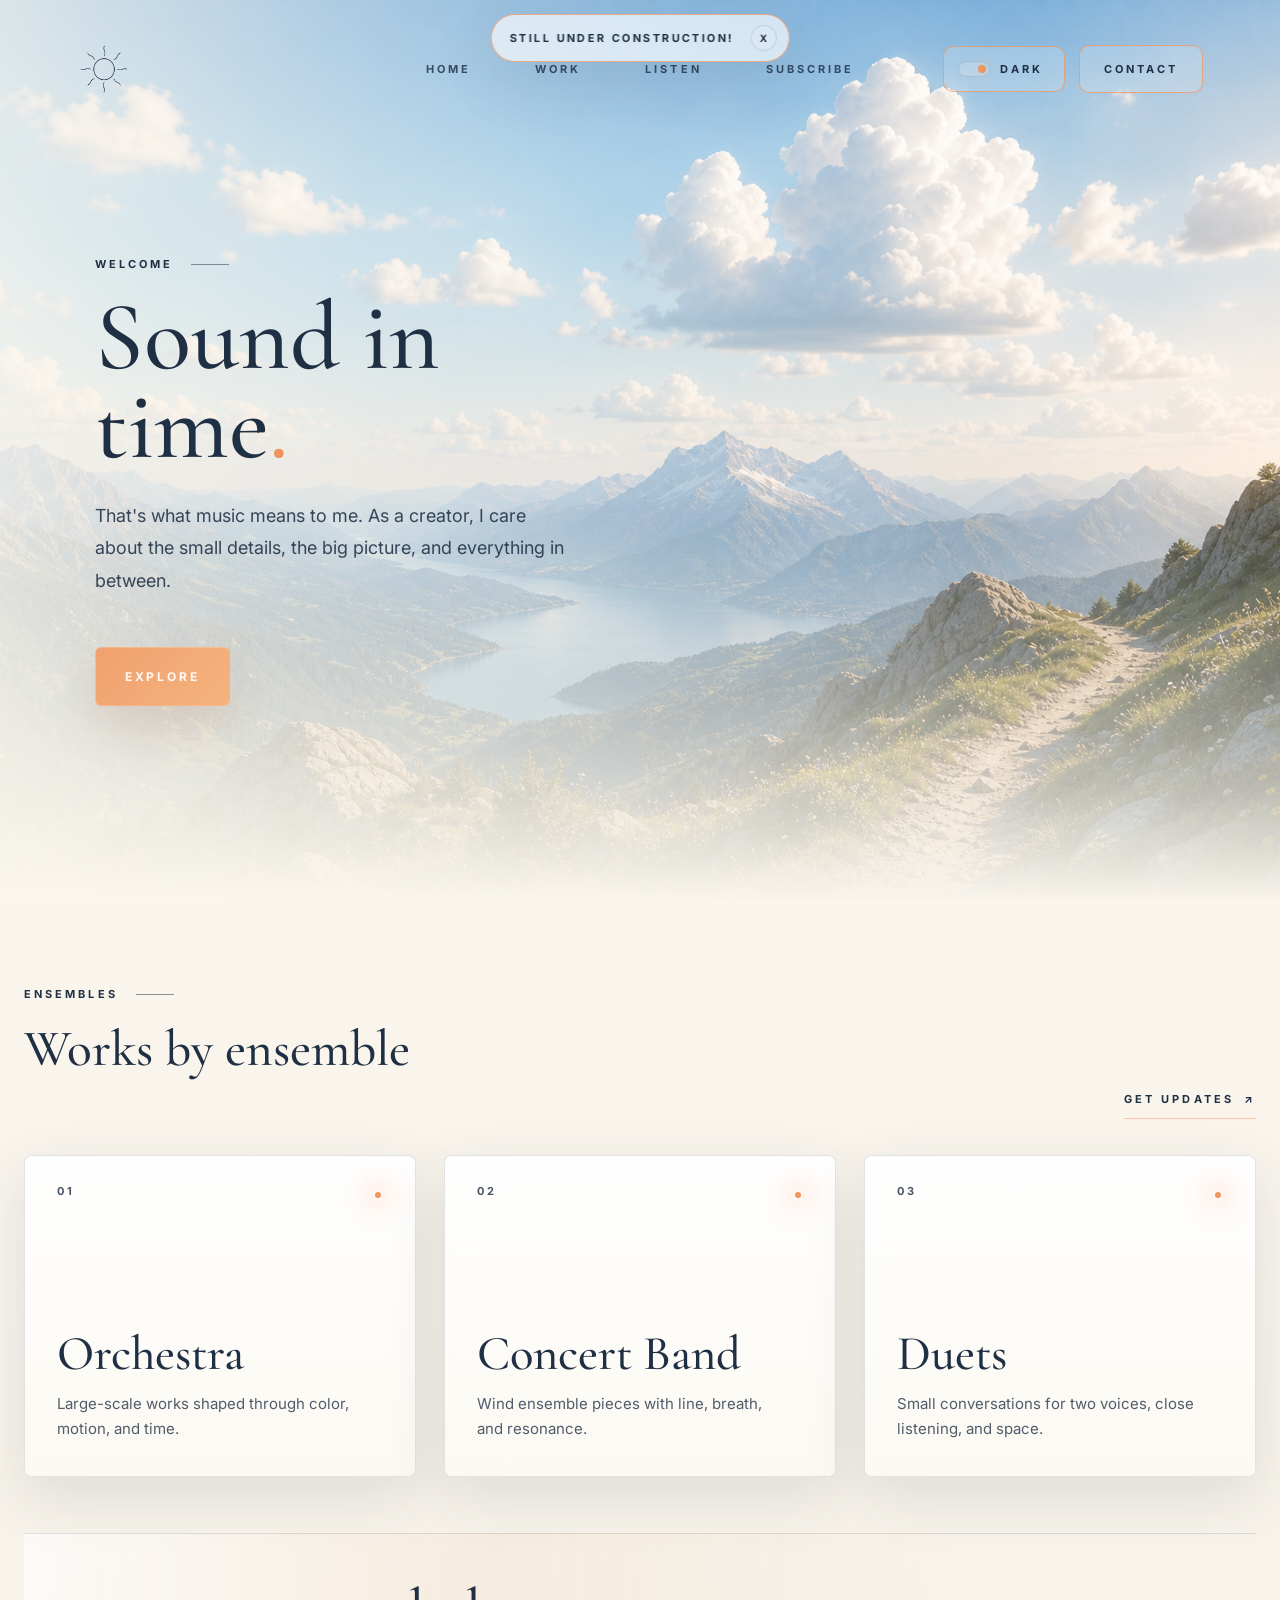
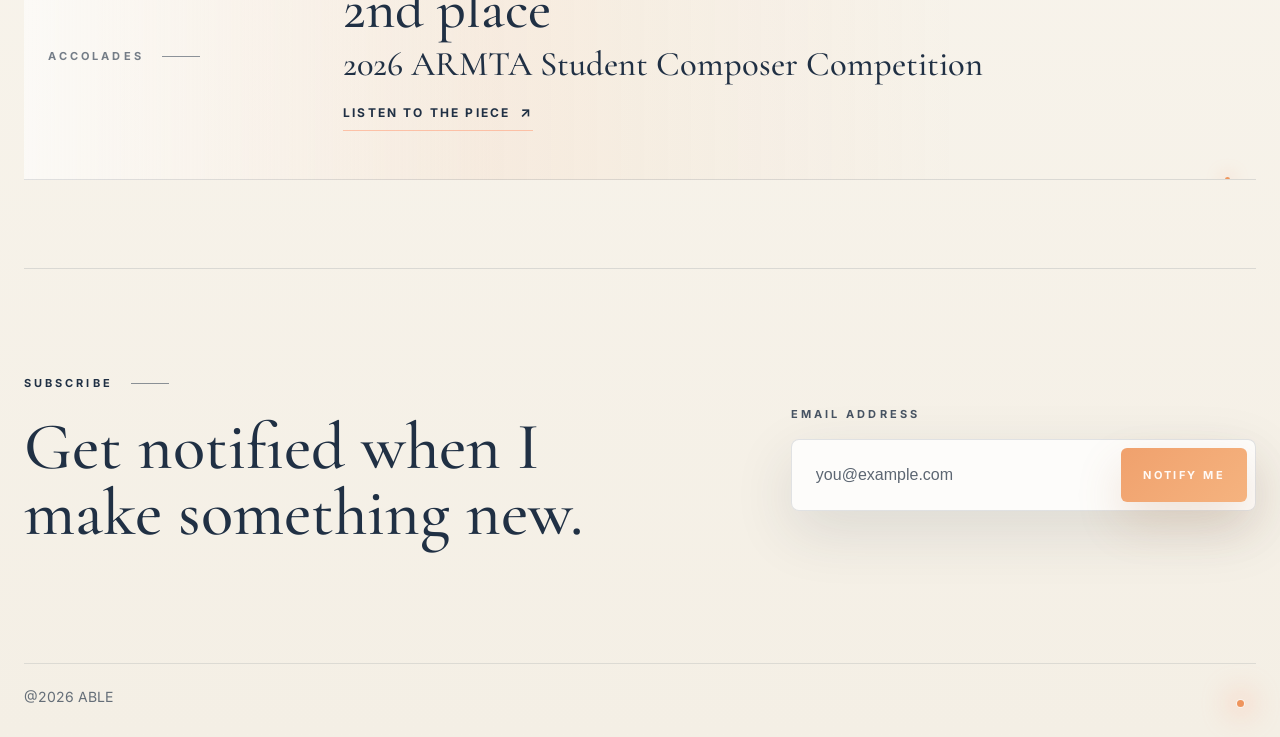
<file: index.html>
<!DOCTYPE html>
<html lang="en">
  <head>
    <meta charset="UTF-8" />
    <meta name="viewport" content="width=device-width, initial-scale=1.0" />
    <title>Able</title>
    <link rel="canonical" href="https://ablemusic.vercel.app/home" />
    <meta property="og:url" content="https://ablemusic.vercel.app/home" />
    <link rel="icon" type="image/png" href="assets/logos/av-sunburst-logo-refined-navy.png" />
    <link rel="apple-touch-icon" href="assets/logos/av-sunburst-logo-refined-navy.png" />
    <link rel="preconnect" href="https://fonts.googleapis.com" />
    <link rel="preconnect" href="https://fonts.gstatic.com" crossorigin />
    <link
      href="https://fonts.googleapis.com/css2?family=Cormorant+Garamond:wght@400;500;600&family=Inter:wght@400;500;600;700&display=swap"
      rel="stylesheet"
    />
    <link rel="stylesheet" href="styles.css" />
  </head>
  <body data-theme="light">
    <div class="construction-notice" role="status" aria-live="polite">
      <span>Still under construction!</span>
      <button class="construction-close" type="button" aria-label="Close construction notice">X</button>
    </div>

    <header class="site-header" aria-label="Primary">
      <a class="brand" href="home" aria-label="Able home">
        <img
          class="brand-mark theme-image"
          src="assets/logos/av-sunburst-logo-refined-navy.png"
          data-dark-src="assets/logos/av-sunburst-logo-refined-cream.png"
          data-light-src="assets/logos/av-sunburst-logo-refined-navy.png"
          alt=""
        />
      </a>
      <nav class="main-nav" aria-label="Main navigation">
        <a href="home">Home</a>
        <a href="home#ensembles">Work</a>
        <a href="home#accolades-title">Listen</a>
        <a href="home#subscribe">Subscribe</a>
      </nav>
      <div class="header-actions">
        <button class="theme-toggle" type="button" aria-label="Switch to dark mode" aria-pressed="true">
          <span class="toggle-track" aria-hidden="true"><span class="toggle-thumb"></span></span>
          <span class="theme-toggle-text">Dark</span>
        </button>
        <a class="outline-button" href="contact">Contact</a>
      </div>
    </header>

    <main>
      <section class="hero" aria-label="Intro">
        <img
          class="hero-image theme-image"
          src="assets/hero-light.png"
          data-dark-src="assets/hero-lake.png"
          data-light-src="assets/hero-light.png"
          alt="Mountain landscape with lake and sky"
        />
        <div class="hero-shade"></div>
        <div class="hero-content">
          <p class="eyebrow">Welcome</p>
          <h1>Sound in<br /><span class="nowrap">time<span>.</span></span></h1>
          <p class="intro">
            That's what music means to me. As a creator, I care about the small
            details, the big picture, and everything in between.
          </p>
          <div class="hero-actions">
            <a class="primary-button" href="home#ensembles">Explore</a>
          </div>
        </div>
      </section>

      <section class="work-section" id="ensembles">
        <div class="section-heading">
          <div>
            <p class="eyebrow">Ensembles</p>
            <h2>Works by ensemble</h2>
          </div>
          <a class="text-link" href="home#subscribe">Get Updates <span aria-hidden="true">&nearr;</span></a>
        </div>

        <div class="project-grid">
          <article class="project-card ensemble-card">
            <div class="project-info">
              <span>01</span>
              <h3>Orchestra</h3>
              <p>Large-scale works shaped through color, motion, and time.</p>
            </div>
          </article>

          <article class="project-card ensemble-card">
            <div class="project-info">
              <span>02</span>
              <h3>Concert Band</h3>
              <p>Wind ensemble pieces with line, breath, and resonance.</p>
            </div>
          </article>

          <article class="project-card ensemble-card">
            <div class="project-info">
              <span>03</span>
              <h3>Duets</h3>
              <p>Small conversations for two voices, close listening, and space.</p>
            </div>
          </article>
        </div>
      </section>

      <section class="accolades-section" aria-labelledby="accolades-title">
        <div class="accolade-card">
          <p class="eyebrow">Accolades</p>
          <div class="accolade-copy">
            <p class="accolade-rank">2nd place</p>
            <h2 id="accolades-title">2026 ARMTA Student Composer Competition</h2>
            <a class="piece-link" href="listen" data-protected-listen>Listen to the piece</a>
          </div>
        </div>
      </section>
    </main>

    <footer class="site-footer subscription-section" id="subscribe">
      <div class="subscription-copy">
        <p class="eyebrow">Subscribe</p>
        <h2>Get notified when I make something new.</h2>
      </div>
      <form
        class="subscription-form"
        action="https://formsubmit.co/ablecomposing@outlook.com"
        data-email-form
        data-ajax-action="https://formsubmit.co/ajax/ablecomposing@outlook.com"
        data-success-message="Thanks. You're on the list."
        data-error-message="Something went wrong. Please email ablecomposing@outlook.com."
        method="post"
        aria-label="Email subscription"
      >
        <input type="hidden" name="_subject" value="New Able notification signup" />
        <input type="hidden" name="_template" value="table" />
        <input type="hidden" name="_captcha" value="false" />
        <input type="hidden" name="_next" value="https://ablemusic.vercel.app/thanks" />
        <input type="hidden" name="form_name" value="Email notification signup" />
        <input class="form-honey" type="text" name="_honey" tabindex="-1" autocomplete="off" aria-hidden="true" />
        <label for="subscriber-email">Email address</label>
        <div class="email-field">
          <input
            id="subscriber-email"
            name="email"
            type="email"
            autocomplete="email"
            placeholder="you@example.com"
            required
          />
          <button type="submit">Notify Me</button>
        </div>
        <p class="form-status" role="status" aria-live="polite"></p>
      </form>
      <p class="copyright">@2026 ABLE</p>
    </footer>

    <script src="site.js?v=piece-access"></script>
  </body>
</html>
</file>
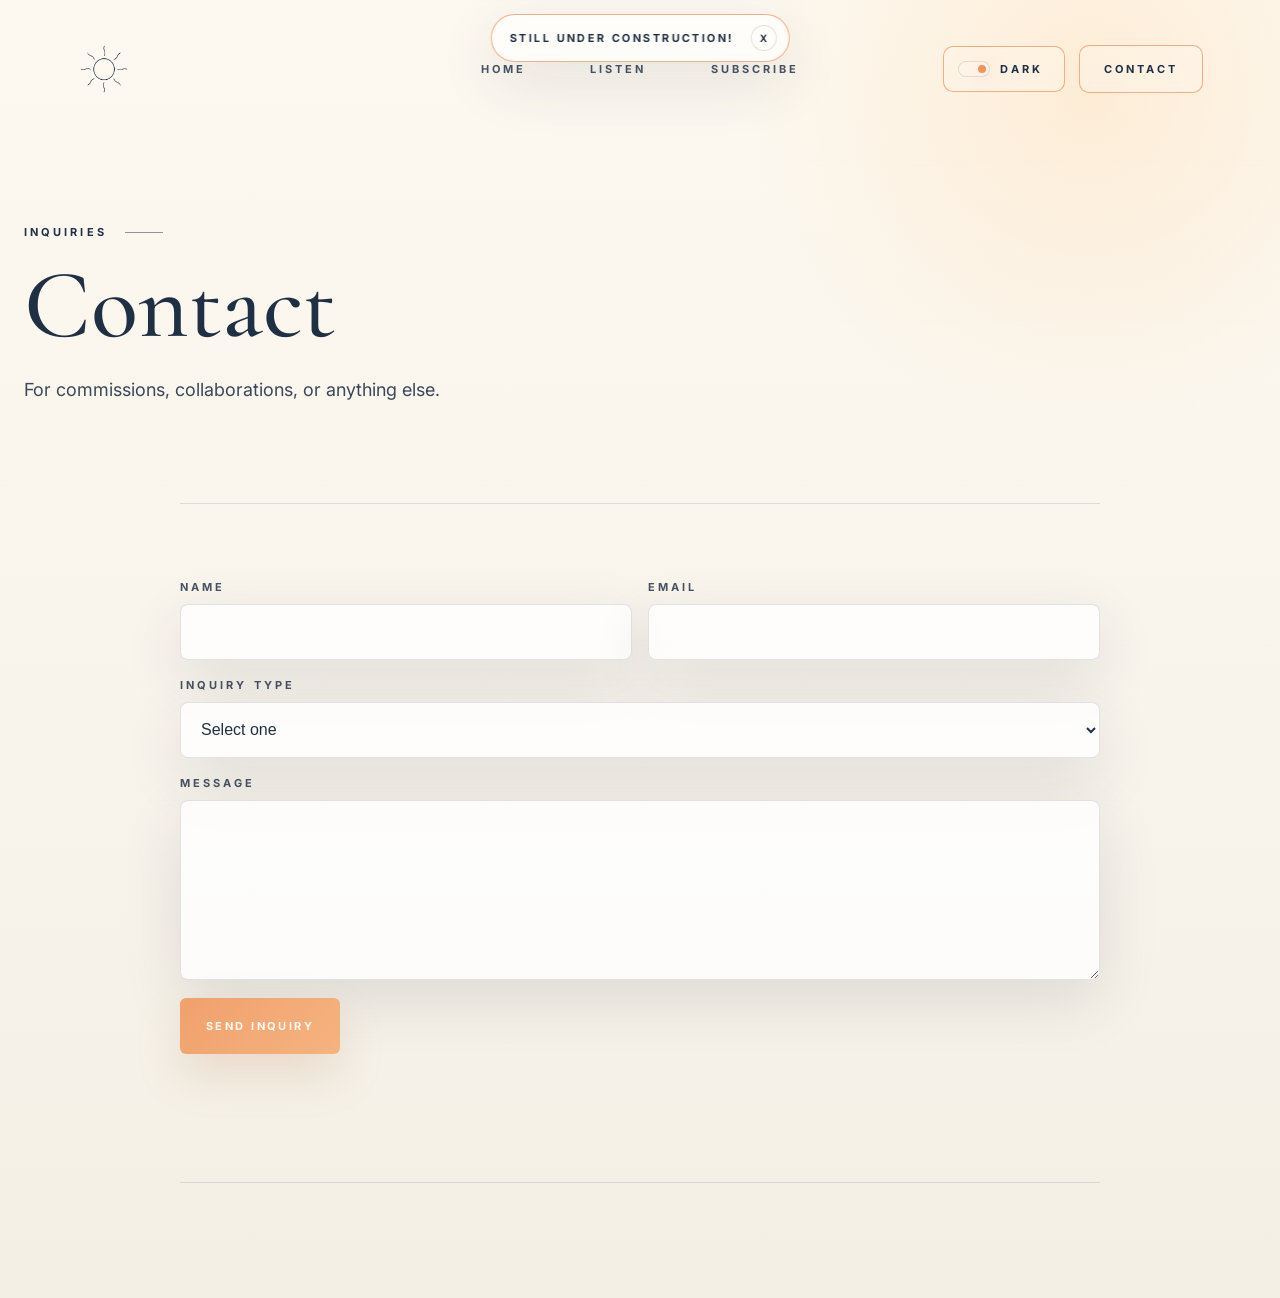
<file: contact.html>
<!DOCTYPE html>
<html lang="en">
  <head>
    <meta charset="UTF-8" />
    <meta name="viewport" content="width=device-width, initial-scale=1.0" />
    <title>Contact | Able</title>
    <link rel="canonical" href="https://ablemusic.vercel.app/contact" />
    <meta property="og:url" content="https://ablemusic.vercel.app/contact" />
    <link rel="icon" type="image/png" href="assets/logos/av-sunburst-logo-refined-navy.png" />
    <link rel="apple-touch-icon" href="assets/logos/av-sunburst-logo-refined-navy.png" />
    <link rel="preconnect" href="https://fonts.googleapis.com" />
    <link rel="preconnect" href="https://fonts.gstatic.com" crossorigin />
    <link
      href="https://fonts.googleapis.com/css2?family=Cormorant+Garamond:wght@400;500;600&family=Inter:wght@400;500;600;700&display=swap"
      rel="stylesheet"
    />
    <link rel="stylesheet" href="styles.css?v=20260617-header-scroll" />
  </head>
  <body class="contact-page" data-theme="light">
    <div class="construction-notice" role="status" aria-live="polite">
      <span>Still under construction!</span>
      <button class="construction-close" type="button" aria-label="Close construction notice">X</button>
    </div>

    <header class="site-header" aria-label="Primary">
      <a class="brand" href="home" aria-label="Able home">
        <img
          class="brand-mark theme-image"
          src="assets/logos/av-sunburst-logo-refined-navy.png"
          data-dark-src="assets/logos/av-sunburst-logo-refined-cream.png"
          data-light-src="assets/logos/av-sunburst-logo-refined-navy.png"
          alt=""
        />
      </a>
      <nav class="main-nav" aria-label="Main navigation">
        <a href="home">Home</a>
        <a href="https://on.soundcloud.com/iNALvs6xsLyuDGT5rb">Listen</a>
        <a href="home#subscribe">Subscribe</a>
      </nav>
      <div class="header-actions">
        <button class="theme-toggle" type="button" aria-label="Switch to dark mode" aria-pressed="true">
          <span class="toggle-track" aria-hidden="true"><span class="toggle-thumb"></span></span>
          <span class="theme-toggle-text">Dark</span>
        </button>
        <a class="outline-button" href="contact" aria-current="page">Contact</a>
      </div>
    </header>

    <main class="contact-main">
      <section class="contact-hero" aria-labelledby="contact-title">
        <p class="eyebrow">Inquiries</p>
        <h1 id="contact-title">Contact</h1>
        <p class="intro">
          For commissions, collaborations, or anything else.
        </p>
      </section>

      <section class="contact-shell" aria-label="Inquiry form">
        <form
          class="inquiry-form"
          action="https://formsubmit.co/ablecomposing@outlook.com"
          data-email-form
          data-ajax-action="https://formsubmit.co/ajax/ablecomposing@outlook.com"
          data-success-message="Sent. Thank you."
          data-error-message="Something went wrong. Please email ablecomposing@outlook.com."
          method="post"
        >
          <input type="hidden" name="_subject" value="New Able inquiry" />
          <input type="hidden" name="_template" value="table" />
          <input type="hidden" name="_captcha" value="false" />
          <input type="hidden" name="_next" value="https://ablemusic.vercel.app/thanks" />
          <input type="hidden" name="form_name" value="Contact inquiry" />
          <input class="form-honey" type="text" name="_honey" tabindex="-1" autocomplete="off" aria-hidden="true" />
          <div class="form-grid">
            <label>
              <span>Name</span>
              <input name="name" type="text" autocomplete="name" required />
            </label>
            <label>
              <span>Email</span>
              <input name="email" type="email" autocomplete="email" required />
            </label>
          </div>
          <label>
            <span>Inquiry type</span>
            <select name="inquiry" required>
              <option value="">Select one</option>
              <option>Commission</option>
              <option>Programming</option>
              <option>Collaboration</option>
              <option>General</option>
            </select>
          </label>
          <label>
            <span>Message</span>
            <textarea name="message" rows="7" required></textarea>
          </label>
          <button type="submit">Send Inquiry</button>
          <p class="form-status" role="status" aria-live="polite"></p>
        </form>
      </section>
    </main>

    <script src="site.js?v=piece-access"></script>
  </body>
</html>
</file>
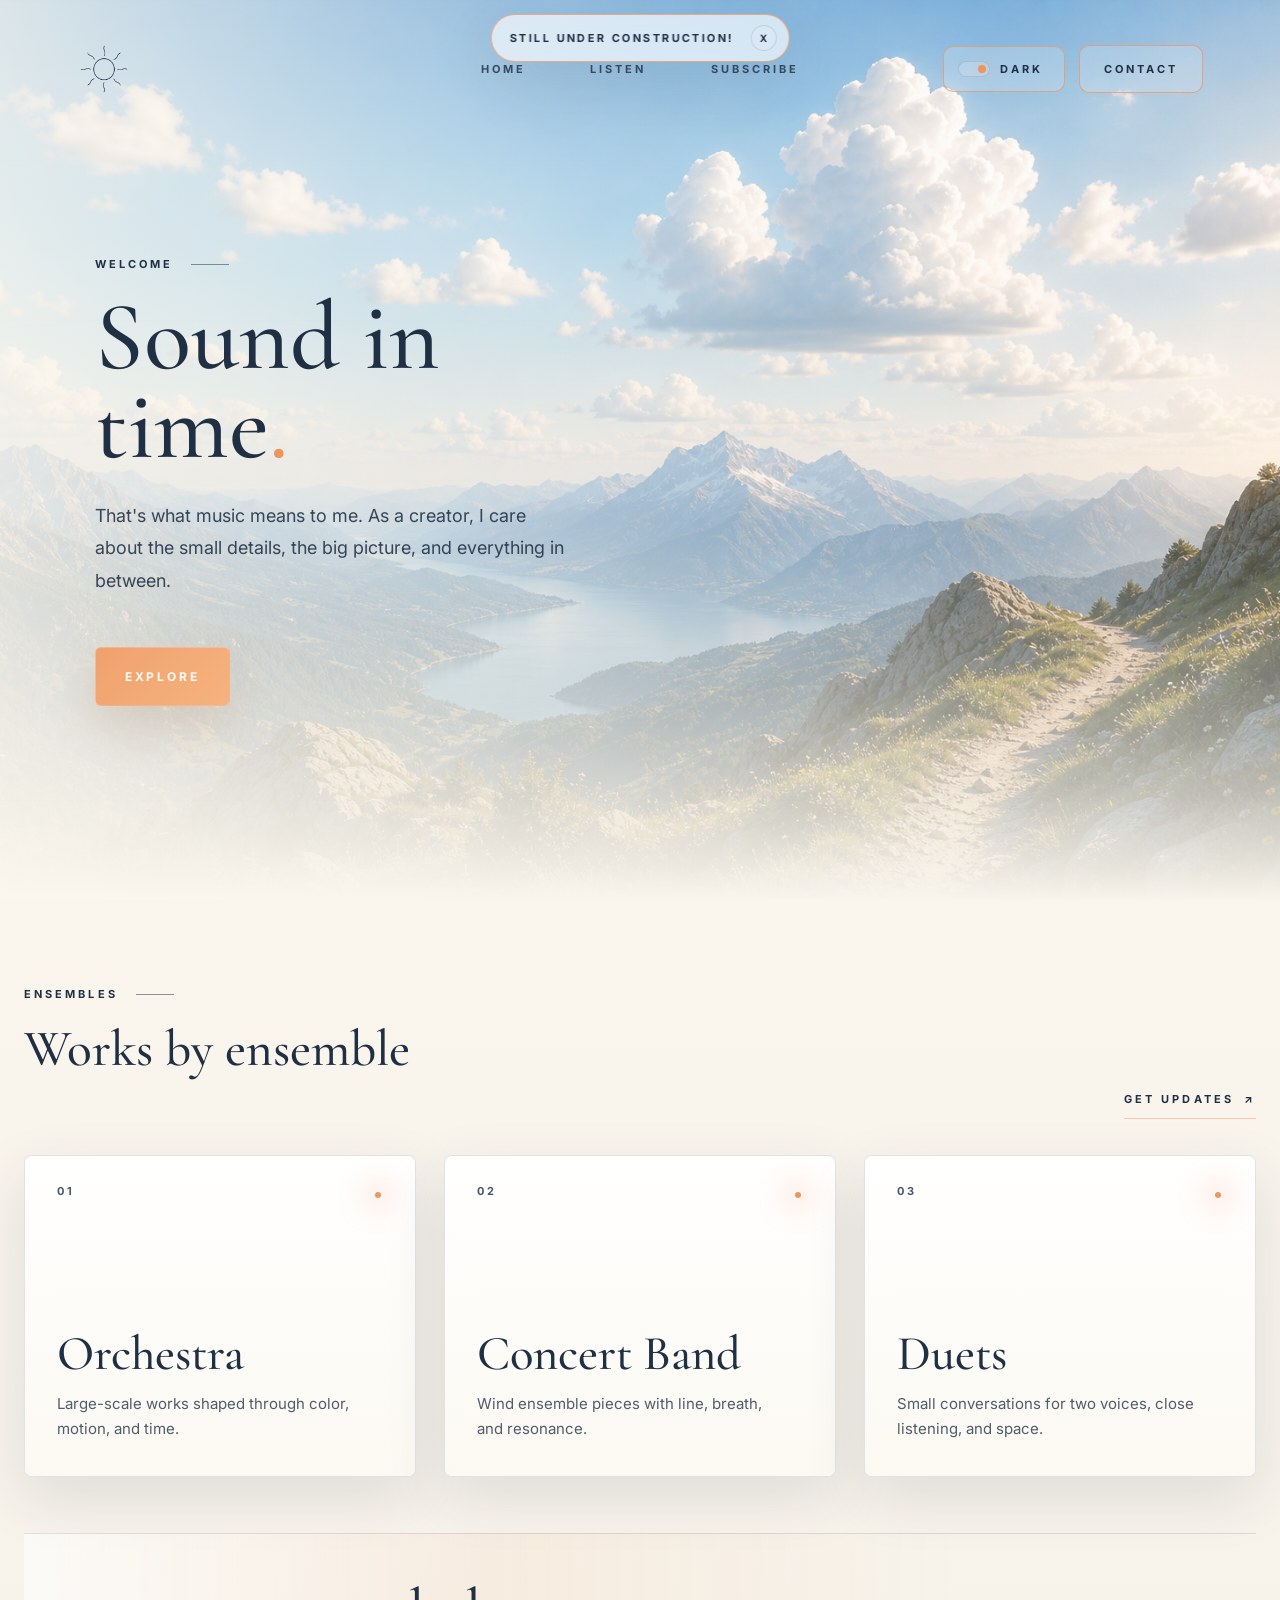
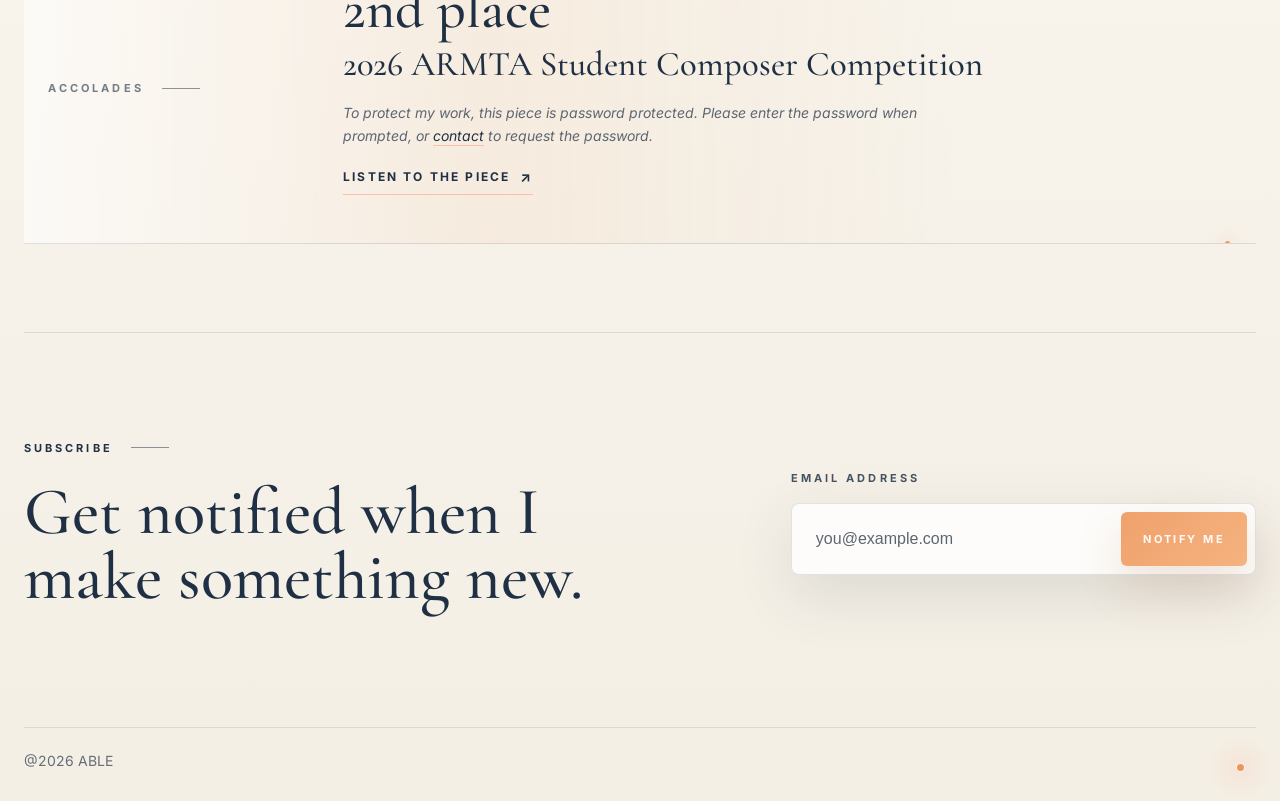
<file: home.html>
<!DOCTYPE html>
<html lang="en">
  <head>
    <meta charset="UTF-8" />
    <meta name="viewport" content="width=device-width, initial-scale=1.0" />
    <title>Able</title>
    <link rel="canonical" href="https://ablemusic.vercel.app/home" />
    <meta property="og:url" content="https://ablemusic.vercel.app/home" />
    <link rel="icon" type="image/png" href="assets/logos/av-sunburst-logo-refined-navy.png" />
    <link rel="apple-touch-icon" href="assets/logos/av-sunburst-logo-refined-navy.png" />
    <link rel="preconnect" href="https://fonts.googleapis.com" />
    <link rel="preconnect" href="https://fonts.gstatic.com" crossorigin />
    <link
      href="https://fonts.googleapis.com/css2?family=Cormorant+Garamond:wght@400;500;600&family=Inter:wght@400;500;600;700&display=swap"
      rel="stylesheet"
    />
    <link rel="stylesheet" href="styles.css?v=20260617-header-scroll" />
  </head>
  <body data-theme="light">
    <div class="construction-notice" role="status" aria-live="polite">
      <span>Still under construction!</span>
      <button class="construction-close" type="button" aria-label="Close construction notice">X</button>
    </div>

    <header class="site-header" aria-label="Primary">
      <a class="brand" href="home" aria-label="Able home">
        <img
          class="brand-mark theme-image"
          src="assets/logos/av-sunburst-logo-refined-navy.png"
          data-dark-src="assets/logos/av-sunburst-logo-refined-cream.png"
          data-light-src="assets/logos/av-sunburst-logo-refined-navy.png"
          alt=""
        />
      </a>
      <nav class="main-nav" aria-label="Main navigation">
        <a href="home">Home</a>
        <a href="https://on.soundcloud.com/iNALvs6xsLyuDGT5rb">Listen</a>
        <a href="home#subscribe">Subscribe</a>
      </nav>
      <div class="header-actions">
        <button class="theme-toggle" type="button" aria-label="Switch to dark mode" aria-pressed="true">
          <span class="toggle-track" aria-hidden="true"><span class="toggle-thumb"></span></span>
          <span class="theme-toggle-text">Dark</span>
        </button>
        <a class="outline-button" href="contact">Contact</a>
      </div>
    </header>

    <main>
      <section class="hero" aria-label="Intro">
        <img
          class="hero-image theme-image"
          src="assets/hero-light.png"
          data-dark-src="assets/hero-lake.png"
          data-light-src="assets/hero-light.png"
          alt="Mountain landscape with lake and sky"
        />
        <div class="hero-shade"></div>
        <div class="hero-content">
          <p class="eyebrow">Welcome</p>
          <h1>Sound in<br /><span class="nowrap">time<span>.</span></span></h1>
          <p class="intro">
            That's what music means to me. As a creator, I care about the small
            details, the big picture, and everything in between.
          </p>
          <div class="hero-actions">
            <a class="primary-button" href="home#ensembles">Explore</a>
          </div>
        </div>
      </section>

      <section class="work-section" id="ensembles">
        <div class="section-heading">
          <div>
            <p class="eyebrow">Ensembles</p>
            <h2>Works by ensemble</h2>
          </div>
          <a class="text-link" href="home#subscribe">Get Updates <span aria-hidden="true">&nearr;</span></a>
        </div>

        <div class="project-grid">
          <article class="project-card ensemble-card">
            <div class="project-info">
              <span>01</span>
              <h3>Orchestra</h3>
              <p>Large-scale works shaped through color, motion, and time.</p>
            </div>
          </article>

          <article class="project-card ensemble-card">
            <div class="project-info">
              <span>02</span>
              <h3>Concert Band</h3>
              <p>Wind ensemble pieces with line, breath, and resonance.</p>
            </div>
          </article>

          <article class="project-card ensemble-card">
            <div class="project-info">
              <span>03</span>
              <h3>Duets</h3>
              <p>Small conversations for two voices, close listening, and space.</p>
            </div>
          </article>
        </div>
      </section>

      <section class="accolades-section" aria-labelledby="accolades-title">
        <div class="accolade-card">
          <p class="eyebrow">Accolades</p>
          <div class="accolade-copy">
            <p class="accolade-rank">2nd place</p>
            <h2 id="accolades-title">2026 ARMTA Student Composer Competition</h2>
            <p class="piece-note">
              To protect my work, this piece is password protected. Please enter the password when prompted, or
              <a href="contact">contact</a> to request the password.
            </p>
            <a class="piece-link" href="listen" data-protected-listen>Listen to the piece</a>
          </div>
        </div>
      </section>
    </main>

    <footer class="site-footer subscription-section" id="subscribe">
      <div class="subscription-copy">
        <p class="eyebrow">Subscribe</p>
        <h2>Get notified when I make something new.</h2>
      </div>
      <form
        class="subscription-form"
        action="https://formsubmit.co/ablecomposing@outlook.com"
        data-email-form
        data-ajax-action="https://formsubmit.co/ajax/ablecomposing@outlook.com"
        data-success-message="Thanks. You're on the list."
        data-error-message="Something went wrong. Please email ablecomposing@outlook.com."
        method="post"
        aria-label="Email subscription"
      >
        <input type="hidden" name="_subject" value="New Able notification signup" />
        <input type="hidden" name="_template" value="table" />
        <input type="hidden" name="_captcha" value="false" />
        <input type="hidden" name="_next" value="https://ablemusic.vercel.app/thanks" />
        <input type="hidden" name="form_name" value="Email notification signup" />
        <input class="form-honey" type="text" name="_honey" tabindex="-1" autocomplete="off" aria-hidden="true" />
        <label for="subscriber-email">Email address</label>
        <div class="email-field">
          <input
            id="subscriber-email"
            name="email"
            type="email"
            autocomplete="email"
            placeholder="you@example.com"
            required
          />
          <button type="submit">Notify Me</button>
        </div>
        <p class="form-status" role="status" aria-live="polite"></p>
      </form>
      <p class="copyright">@2026 ABLE</p>
    </footer>

    <script src="site.js?v=piece-access"></script>
  </body>
</html>
</file>
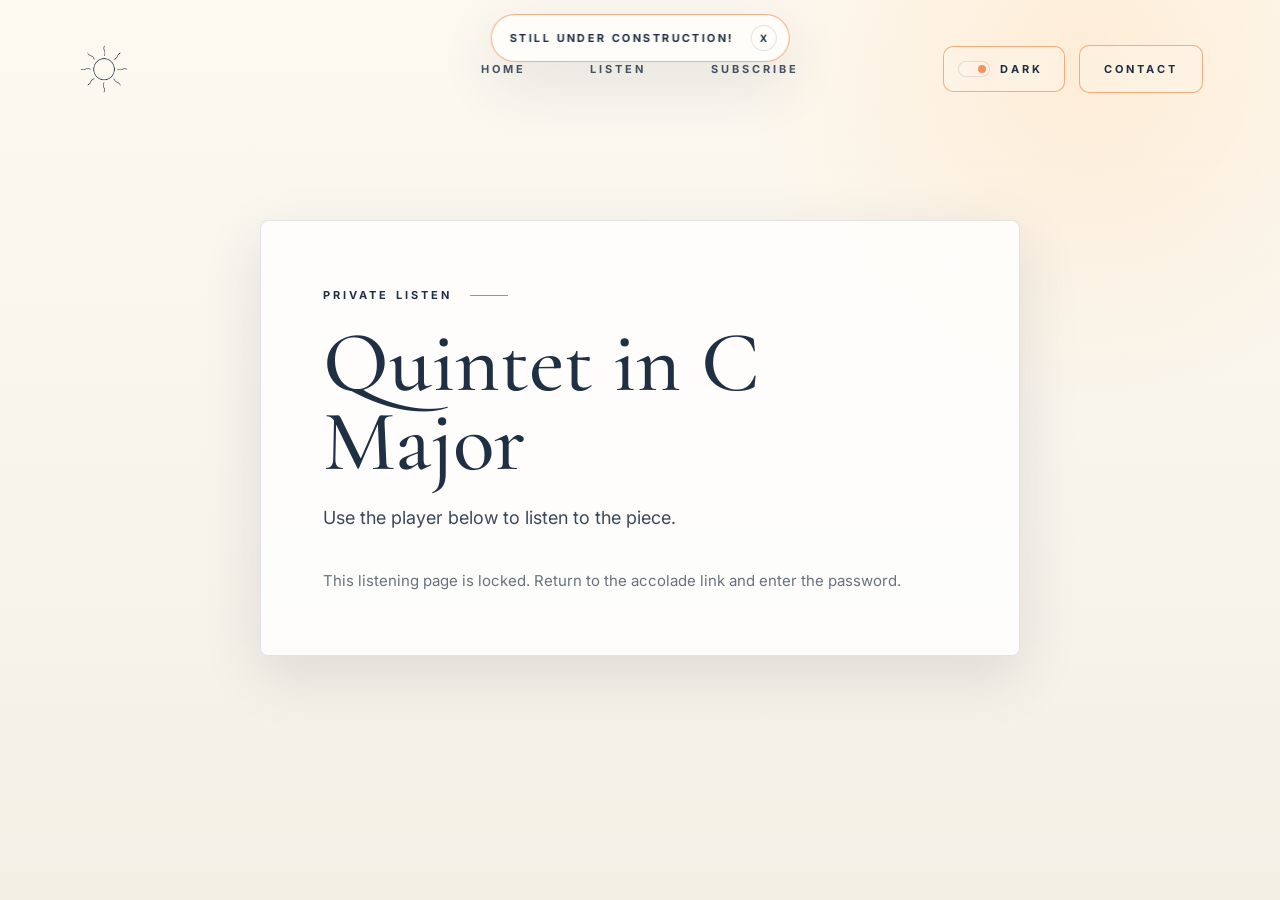
<file: listen.html>
<!DOCTYPE html>
<html lang="en">
  <head>
    <meta charset="UTF-8" />
    <meta name="viewport" content="width=device-width, initial-scale=1.0" />
    <title>Listen | Able</title>
    <link rel="canonical" href="https://ablemusic.vercel.app/listen" />
    <meta property="og:url" content="https://ablemusic.vercel.app/listen" />
    <link rel="icon" type="image/png" href="assets/logos/av-sunburst-logo-refined-navy.png" />
    <link rel="apple-touch-icon" href="assets/logos/av-sunburst-logo-refined-navy.png" />
    <link rel="preconnect" href="https://fonts.googleapis.com" />
    <link rel="preconnect" href="https://fonts.gstatic.com" crossorigin />
    <link
      href="https://fonts.googleapis.com/css2?family=Cormorant+Garamond:wght@400;500;600&family=Inter:wght@400;500;600;700&display=swap"
      rel="stylesheet"
    />
    <link rel="stylesheet" href="styles.css?v=20260617-header-scroll" />
  </head>
  <body class="contact-page" data-theme="light">
    <div class="construction-notice" role="status" aria-live="polite">
      <span>Still under construction!</span>
      <button class="construction-close" type="button" aria-label="Close construction notice">X</button>
    </div>

    <header class="site-header" aria-label="Primary">
      <a class="brand" href="home" aria-label="Able home">
        <img
          class="brand-mark theme-image"
          src="assets/logos/av-sunburst-logo-refined-navy.png"
          data-dark-src="assets/logos/av-sunburst-logo-refined-cream.png"
          data-light-src="assets/logos/av-sunburst-logo-refined-navy.png"
          alt=""
        />
      </a>
      <nav class="main-nav" aria-label="Main navigation">
        <a href="home">Home</a>
        <a href="https://on.soundcloud.com/iNALvs6xsLyuDGT5rb">Listen</a>
        <a href="home#subscribe">Subscribe</a>
      </nav>
      <div class="header-actions">
        <button class="theme-toggle" type="button" aria-label="Switch to dark mode" aria-pressed="true">
          <span class="toggle-track" aria-hidden="true"><span class="toggle-thumb"></span></span>
          <span class="theme-toggle-text">Dark</span>
        </button>
        <a class="outline-button" href="contact">Contact</a>
      </div>
    </header>

    <main class="contact-main">
      <section class="listen-shell" aria-labelledby="listen-title">
        <div class="listen-card">
          <p class="eyebrow">Private Listen</p>
          <h1 id="listen-title">Quintet in C Major</h1>
          <p class="intro">Use the player below to listen to the piece.</p>
          <p class="locked-message" data-locked-message>
            This listening page is locked. Return to the accolade link and enter the password.
          </p>
          <audio class="audio-player" controls preload="metadata" hidden data-protected-audio></audio>
        </div>
      </section>
    </main>

    <script src="site.js?v=piece-access"></script>
    <script src="listen.js?v=piece-access"></script>
  </body>
</html>
</file>
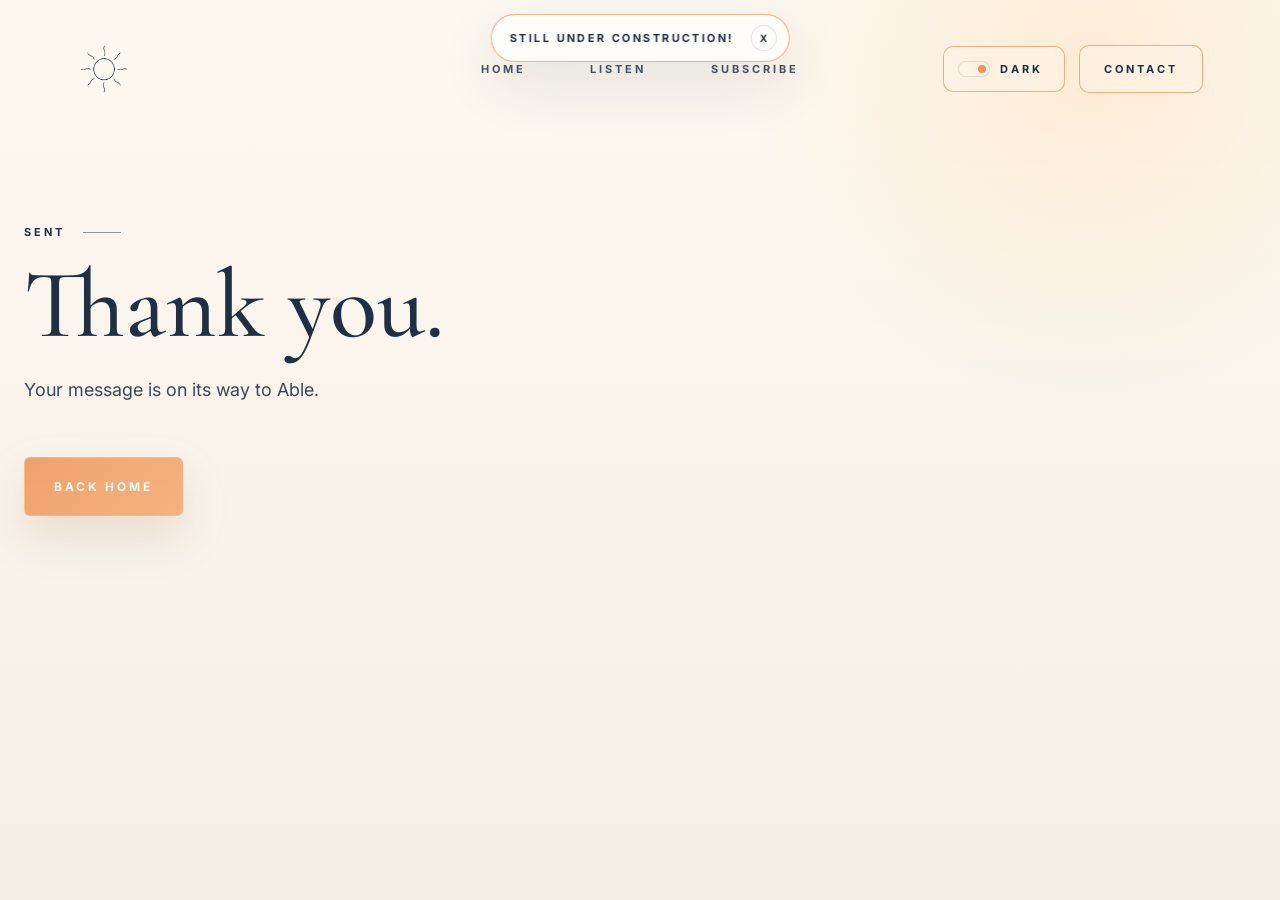
<file: thanks.html>
<!DOCTYPE html>
<html lang="en">
  <head>
    <meta charset="UTF-8" />
    <meta name="viewport" content="width=device-width, initial-scale=1.0" />
    <title>Thanks | Able</title>
    <link rel="canonical" href="https://ablemusic.vercel.app/thanks" />
    <meta property="og:url" content="https://ablemusic.vercel.app/thanks" />
    <link rel="icon" type="image/png" href="assets/logos/av-sunburst-logo-refined-navy.png" />
    <link rel="apple-touch-icon" href="assets/logos/av-sunburst-logo-refined-navy.png" />
    <link rel="preconnect" href="https://fonts.googleapis.com" />
    <link rel="preconnect" href="https://fonts.gstatic.com" crossorigin />
    <link
      href="https://fonts.googleapis.com/css2?family=Cormorant+Garamond:wght@400;500;600&family=Inter:wght@400;500;600;700&display=swap"
      rel="stylesheet"
    />
    <link rel="stylesheet" href="styles.css?v=20260617-header-scroll" />
  </head>
  <body class="contact-page" data-theme="light">
    <div class="construction-notice" role="status" aria-live="polite">
      <span>Still under construction!</span>
      <button class="construction-close" type="button" aria-label="Close construction notice">X</button>
    </div>

    <header class="site-header" aria-label="Primary">
      <a class="brand" href="home" aria-label="Able home">
        <img
          class="brand-mark theme-image"
          src="assets/logos/av-sunburst-logo-refined-navy.png"
          data-dark-src="assets/logos/av-sunburst-logo-refined-cream.png"
          data-light-src="assets/logos/av-sunburst-logo-refined-navy.png"
          alt=""
        />
      </a>
      <nav class="main-nav" aria-label="Main navigation">
        <a href="home">Home</a>
        <a href="https://on.soundcloud.com/iNALvs6xsLyuDGT5rb">Listen</a>
        <a href="home#subscribe">Subscribe</a>
      </nav>
      <div class="header-actions">
        <button class="theme-toggle" type="button" aria-label="Switch to dark mode" aria-pressed="true">
          <span class="toggle-track" aria-hidden="true"><span class="toggle-thumb"></span></span>
          <span class="theme-toggle-text">Dark</span>
        </button>
        <a class="outline-button" href="contact">Contact</a>
      </div>
    </header>

    <main class="contact-main thank-you-main">
      <section class="contact-hero thank-you-hero" aria-labelledby="thanks-title">
        <p class="eyebrow">Sent</p>
        <h1 id="thanks-title">Thank you.</h1>
        <p class="intro">Your message is on its way to Able.</p>
        <div class="hero-actions">
          <a class="primary-button" href="home">Back Home</a>
        </div>
      </section>
    </main>

    <script src="site.js?v=piece-access"></script>
  </body>
</html>
</file>
<file: styles.css>
:root {
  --ink: #f7eee9;
  --muted: #c7cad8;
  --soft: rgba(247, 238, 233, 0.66);
  --line: rgba(247, 238, 233, 0.18);
  --peach: #ffae8d;
  --font-display: "Cormorant Garamond", Georgia, serif;
  --font-body: "Inter", Arial, sans-serif;

  --page-bg:
    radial-gradient(circle at 83% 16%, rgba(255, 174, 141, 0.18), transparent 28rem),
    linear-gradient(180deg, #061124 0%, #0d2442 48%, #243f62 100%);
  --grain-opacity: 0.2;
  --grain-line-a: rgba(255, 255, 255, 0.05);
  --grain-line-b: rgba(255, 255, 255, 0.035);
  --grain-blend: screen;
  --nav-link: rgba(247, 238, 233, 0.84);
  --outline-border: rgba(255, 174, 141, 0.48);
  --outline-bg: rgba(255, 255, 255, 0.03);
  --hero-shade:
    linear-gradient(90deg, rgba(5, 14, 29, 0.9) 0%, rgba(8, 19, 37, 0.54) 42%, rgba(10, 18, 35, 0.28) 100%),
    linear-gradient(180deg, rgba(4, 11, 23, 0.1) 0%, rgba(5, 13, 27, 0.24) 53%, #102644 100%);
  --hero-rule: linear-gradient(90deg, transparent, rgba(247, 238, 233, 0.42), transparent);
  --eyebrow-rule: rgba(247, 238, 233, 0.5);
  --intro: rgba(247, 238, 233, 0.86);
  --button-bg: linear-gradient(135deg, rgba(172, 156, 205, 0.74), rgba(255, 174, 141, 0.95));
  --button-shadow: 0 22px 52px rgba(255, 126, 94, 0.18);
  --card-bg: rgba(20, 45, 78, 0.5);
  --card-shadow: 0 26px 80px rgba(0, 0, 0, 0.18);
  --accolade-sheen: linear-gradient(90deg, rgba(247, 238, 233, 0.045), rgba(255, 174, 141, 0.035), transparent 72%);
  --project-info-bg: linear-gradient(180deg, rgba(37, 62, 96, 0.58), rgba(27, 48, 82, 0.72));
  --project-number: rgba(247, 238, 233, 0.82);
  --body-copy: rgba(247, 238, 233, 0.74);
  --image-shadow: 0 28px 80px rgba(0, 0, 0, 0.22);
  --footer-heading: rgba(247, 238, 233, 0.82);
  --footer-text: rgba(247, 238, 233, 0.68);
  --footer-line: rgba(247, 238, 233, 0.12);
}

body[data-theme="light"] {
  --ink: #203044;
  --muted: #5c6672;
  --soft: rgba(32, 48, 68, 0.62);
  --line: rgba(32, 48, 68, 0.13);
  --peach: #ee955d;
  --page-bg:
    radial-gradient(circle at 85% 7%, rgba(255, 223, 184, 0.46), transparent 22rem),
    linear-gradient(180deg, #fdf9f1 0%, #f8f4ec 58%, #f4efe5 100%);
  --grain-opacity: 0.16;
  --grain-line-a: rgba(32, 48, 68, 0.035);
  --grain-line-b: rgba(32, 48, 68, 0.025);
  --grain-blend: multiply;
  --nav-link: rgba(32, 48, 68, 0.82);
  --outline-border: rgba(238, 149, 93, 0.74);
  --outline-bg: rgba(255, 255, 255, 0.18);
  --hero-shade:
    linear-gradient(90deg, rgba(252, 248, 239, 0.82) 0%, rgba(252, 248, 239, 0.45) 36%, rgba(252, 248, 239, 0.06) 78%),
    linear-gradient(180deg, rgba(255, 255, 255, 0) 0%, rgba(249, 245, 237, 0.08) 58%, #f8f4ec 100%);
  --hero-rule: linear-gradient(90deg, transparent, rgba(32, 48, 68, 0.2), rgba(238, 149, 93, 0.4));
  --eyebrow-rule: rgba(32, 48, 68, 0.5);
  --intro: rgba(32, 48, 68, 0.88);
  --button-bg: linear-gradient(135deg, #f0a16d, #f5b37f);
  --button-shadow: 0 20px 46px rgba(172, 111, 66, 0.18);
  --card-bg: rgba(255, 255, 255, 0.78);
  --card-shadow: 0 20px 60px rgba(41, 52, 63, 0.12);
  --accolade-sheen: linear-gradient(90deg, rgba(255, 255, 255, 0.58), rgba(238, 149, 93, 0.08), transparent 76%);
  --project-info-bg: linear-gradient(180deg, rgba(255, 255, 255, 0.86), rgba(252, 249, 242, 0.96));
  --project-number: rgba(32, 48, 68, 0.82);
  --body-copy: rgba(32, 48, 68, 0.78);
  --image-shadow: 0 24px 70px rgba(41, 52, 63, 0.15);
  --footer-heading: rgba(32, 48, 68, 0.82);
  --footer-text: rgba(32, 48, 68, 0.68);
  --footer-line: rgba(32, 48, 68, 0.11);
}

* {
  box-sizing: border-box;
}

html {
  scroll-behavior: smooth;
}

body {
  margin: 0;
  color: var(--ink);
  font-family: var(--font-body);
  background: var(--page-bg);
  transition: color 240ms ease, background 240ms ease;
}

body::before {
  position: fixed;
  inset: 0;
  z-index: 5;
  pointer-events: none;
  content: "";
  opacity: var(--grain-opacity);
  background-image:
    linear-gradient(var(--grain-line-a) 1px, transparent 1px),
    linear-gradient(90deg, var(--grain-line-b) 1px, transparent 1px);
  background-size: 160px 160px;
  mix-blend-mode: var(--grain-blend);
}

a {
  color: inherit;
  text-decoration: none;
}

button {
  font: inherit;
}

img {
  display: block;
  max-width: 100%;
}

.theme-image {
  transition: opacity 220ms ease;
}

body.is-theme-switching .theme-image {
  opacity: 0.82;
}

.construction-notice {
  position: absolute;
  top: 14px;
  left: 50%;
  z-index: 40;
  display: inline-flex;
  align-items: center;
  gap: 16px;
  max-width: calc(100% - 32px);
  padding: 10px 12px 10px 18px;
  color: var(--ink);
  font-size: 11px;
  font-weight: 700;
  letter-spacing: 0.22em;
  text-transform: uppercase;
  border: 1px solid var(--outline-border);
  border-radius: 999px;
  background: var(--card-bg);
  background: color-mix(in srgb, var(--card-bg) 82%, transparent);
  box-shadow: var(--card-shadow);
  backdrop-filter: blur(18px);
  transform: translateX(-50%);
}

.construction-notice.is-hidden {
  display: none;
}

.construction-close {
  display: inline-grid;
  place-items: center;
  width: 26px;
  height: 26px;
  flex: 0 0 auto;
  color: var(--ink);
  font-size: 10px;
  font-weight: 700;
  line-height: 1;
  border: 1px solid var(--line);
  border-radius: 999px;
  background: rgba(255, 255, 255, 0.08);
  cursor: pointer;
}

.site-header {
  position: absolute;
  top: 0;
  right: 0;
  left: 0;
  z-index: 20;
  display: grid;
  grid-template-columns: 1fr auto 1fr;
  align-items: center;
  width: 100%;
  padding: 42px clamp(24px, 6vw, 96px);
}

.brand {
  display: inline-flex;
  align-items: center;
  justify-content: center;
  justify-self: start;
  width: 54px;
  height: 54px;
  color: var(--ink);
}

.brand-mark {
  display: block;
  width: 54px;
  height: 54px;
  object-fit: contain;
  overflow: visible;
}

.main-nav {
  display: flex;
  justify-content: center;
  gap: clamp(28px, 5vw, 72px);
}

.main-nav a,
.outline-button,
.theme-toggle,
.text-link,
.eyebrow,
.project-info span,
.subscription-form label,
.inquiry-form span {
  font-size: 11px;
  font-weight: 700;
  letter-spacing: 0.28em;
  text-transform: uppercase;
}

.main-nav a {
  color: var(--nav-link);
}

.header-actions {
  display: flex;
  align-items: center;
  justify-self: end;
  justify-content: end;
  gap: 14px;
}

.outline-button,
.theme-toggle {
  min-height: 46px;
  color: var(--ink);
  border: 1px solid var(--outline-border);
  border-radius: 10px;
  background: var(--outline-bg);
}

.outline-button {
  min-width: 122px;
  padding: 16px 24px;
  text-align: center;
}

.theme-toggle {
  display: inline-flex;
  align-items: center;
  gap: 10px;
  min-width: 122px;
  padding: 10px 14px;
  cursor: pointer;
}

.theme-toggle:disabled {
  cursor: progress;
  opacity: 0.74;
}

.toggle-track {
  position: relative;
  width: 32px;
  height: 16px;
  flex: 0 0 auto;
  border: 1px solid var(--line);
  border-radius: 999px;
  background: rgba(255, 255, 255, 0.18);
}

.toggle-thumb {
  position: absolute;
  top: 3px;
  left: 3px;
  width: 8px;
  height: 8px;
  border-radius: 999px;
  background: var(--peach);
  box-shadow: 0 0 18px rgba(255, 174, 141, 0.7);
  transition: transform 180ms ease;
}

body[data-theme="light"] .toggle-thumb {
  transform: translateX(16px);
}

.hero {
  position: relative;
  min-height: 100vh;
  overflow: hidden;
  isolation: isolate;
}

.hero-image,
.hero-shade {
  position: absolute;
  inset: 0;
  width: 100%;
  height: 100%;
}

.hero-image {
  z-index: -3;
  object-fit: cover;
  object-position: center;
}

.hero-shade {
  z-index: -2;
  background: var(--hero-shade);
}

.hero-content {
  width: min(820px, calc(100% - 48px));
  padding: 28vh 0 0 clamp(24px, 7.4vw, 116px);
}

.eyebrow {
  position: relative;
  display: inline-flex;
  align-items: center;
  gap: 18px;
  margin: 0 0 22px;
  color: var(--ink);
}

.eyebrow::after {
  display: block;
  width: 38px;
  height: 1px;
  content: "";
  background: var(--eyebrow-rule);
}

h1,
h2,
h3,
p {
  margin-top: 0;
}

h1 {
  max-width: 820px;
  margin-bottom: 28px;
  font-family: var(--font-display);
  font-size: clamp(72px, 7.6vw, 118px);
  font-weight: 500;
  line-height: 0.92;
}

h1 span,
em {
  color: var(--peach);
  font-style: italic;
}

h1 .nowrap {
  color: inherit;
  font-style: normal;
  white-space: nowrap;
}

h1 .nowrap span {
  color: var(--peach);
  font-style: normal;
}

.intro {
  max-width: 476px;
  margin-bottom: 50px;
  color: var(--intro);
  font-size: 18px;
  line-height: 1.8;
}

.hero-actions {
  display: flex;
  align-items: center;
  gap: 38px;
  flex-wrap: wrap;
}

.primary-button {
  display: inline-flex;
  align-items: center;
  gap: 10px;
  padding: 21px 29px;
  color: #fffaf6;
  font-size: 12px;
  font-weight: 700;
  letter-spacing: 0.24em;
  text-transform: uppercase;
  border: 1px solid rgba(255, 255, 255, 0.16);
  border-radius: 6px;
  background: var(--button-bg);
  box-shadow: var(--button-shadow);
}

.text-link {
  display: inline-flex;
  align-items: center;
  gap: 10px;
  padding-bottom: 12px;
  color: var(--ink);
  border-bottom: 1px solid rgba(255, 174, 141, 0.7);
}

.work-section,
.accolades-section,
.site-footer {
  width: min(100% - 48px, 1380px);
  margin: 0 auto;
}

.work-section {
  padding: 82px 0 56px;
}

.section-heading {
  display: flex;
  align-items: end;
  justify-content: space-between;
  gap: 32px;
  margin-bottom: 36px;
}

.section-heading h2,
.subscription-copy h2 {
  color: var(--ink);
  font-family: var(--font-display);
  font-size: clamp(40px, 4vw, 60px);
  font-weight: 500;
  line-height: 1.04;
}

.project-grid {
  display: grid;
  grid-template-columns: repeat(3, 1fr);
  gap: 28px;
}

.project-card {
  position: relative;
  overflow: hidden;
  border: 1px solid var(--line);
  border-radius: 8px;
  background: var(--card-bg);
  box-shadow: var(--card-shadow);
}

.project-card img {
  width: 100%;
  aspect-ratio: 1.7;
  object-fit: cover;
  transition: opacity 180ms ease;
}

.project-info {
  position: relative;
  min-height: 124px;
  padding: 18px 28px 25px;
  background: var(--project-info-bg);
}

.project-info span {
  display: block;
  margin-bottom: 16px;
  color: var(--project-number);
}

.project-info h3 {
  margin-bottom: 7px;
  color: var(--ink);
  font-size: 21px;
  font-weight: 500;
}

.project-info p {
  margin: 0;
  color: var(--muted);
  font-size: 14px;
}

.ensemble-card {
  min-height: 320px;
}

.ensemble-card::before {
  position: absolute;
  inset: 72px 32px auto;
  height: 74px;
  pointer-events: none;
  content: "";
  opacity: 0.32;
  background: repeating-linear-gradient(
    to bottom,
    transparent 0,
    transparent 14px,
    var(--line) 15px,
    transparent 16px
  );
}

.ensemble-card::after,
.site-footer::after {
  position: absolute;
  content: "";
  border-radius: 50%;
  background: var(--peach);
  box-shadow: 0 0 0 1px rgba(255, 255, 255, 0.5), 0 0 28px 8px rgba(255, 174, 141, 0.45);
}

.ensemble-card::after {
  top: 36px;
  right: 34px;
  width: 6px;
  height: 6px;
}

.ensemble-card .project-info {
  min-height: 320px;
  display: flex;
  flex-direction: column;
  justify-content: flex-end;
  padding: 28px 32px 34px;
}

.ensemble-card .project-info span,
.ensemble-card .project-info h3,
.ensemble-card .project-info p {
  position: relative;
  z-index: 1;
}

.ensemble-card .project-info span {
  margin-bottom: auto;
}

.ensemble-card .project-info h3 {
  max-width: 300px;
  margin-bottom: 14px;
  font-family: var(--font-display);
  font-size: clamp(34px, 3.8vw, 54px);
  line-height: 1;
}

.ensemble-card .project-info p {
  max-width: 310px;
  color: var(--body-copy);
  font-size: 15px;
  line-height: 1.65;
}

.accolades-section {
  padding: 0 0 88px;
}

.accolade-card {
  position: relative;
  overflow: hidden;
  display: grid;
  grid-template-columns: minmax(150px, 0.26fr) minmax(0, 1fr);
  align-items: center;
  gap: clamp(26px, 5vw, 72px);
  padding: clamp(30px, 4.2vw, 48px) clamp(0px, 2vw, 24px);
  border-top: 1px solid var(--line);
  border-bottom: 1px solid var(--line);
  background: var(--accolade-sheen);
}

.accolade-card::before {
  position: absolute;
  right: clamp(8px, 2vw, 28px);
  bottom: -3px;
  width: 5px;
  height: 5px;
  border-radius: 50%;
  content: "";
  background: var(--peach);
  box-shadow: 0 0 16px 4px rgba(255, 174, 141, 0.25);
}

.accolade-card .eyebrow {
  margin: 0;
  color: var(--soft);
}

.accolade-copy {
  max-width: 760px;
  padding-right: 40px;
}

.accolade-rank {
  margin: 0 0 8px;
  color: var(--ink);
  font-family: var(--font-display);
  font-size: clamp(38px, 4.4vw, 66px);
  font-weight: 500;
  line-height: 0.98;
}

.accolade-card h2 {
  max-width: 760px;
  margin: 0;
  color: var(--ink);
  font-family: var(--font-display);
  font-size: clamp(26px, 2.7vw, 40px);
  font-weight: 500;
  line-height: 1.1;
}

.piece-note {
  max-width: 620px;
  margin: 18px 0 0;
  color: var(--muted);
  font-size: 14px;
  font-style: italic;
  line-height: 1.65;
}

.piece-note a {
  color: var(--ink);
  text-decoration: underline;
  text-decoration-color: rgba(255, 174, 141, 0.7);
  text-underline-offset: 4px;
}

.piece-link {
  display: inline-flex;
  align-items: center;
  gap: 10px;
  margin-top: 22px;
  padding-bottom: 10px;
  color: var(--ink);
  font-size: 12px;
  font-weight: 700;
  letter-spacing: 0.18em;
  text-transform: uppercase;
  border-bottom: 1px solid rgba(255, 174, 141, 0.7);
}

.piece-link::after {
  content: "\2197";
  font-size: 14px;
  line-height: 1;
}

.site-footer {
  position: relative;
  display: grid;
  grid-template-columns: minmax(0, 1fr) minmax(360px, 0.7fr);
  align-items: end;
  gap: clamp(42px, 8vw, 120px);
  padding: clamp(64px, 8vw, 108px) 0 32px;
  border-top: 1px solid var(--line);
}

.site-footer::after {
  right: 12px;
  bottom: 30px;
  width: 7px;
  height: 7px;
}

.subscription-copy .eyebrow {
  margin-bottom: 24px;
}

.subscription-copy h2 {
  max-width: 760px;
  margin: 0;
  font-size: clamp(42px, 5.2vw, 76px);
  line-height: 0.98;
}

.subscription-form {
  width: 100%;
}

.form-honey {
  position: absolute;
  left: -9999px;
  width: 1px;
  height: 1px;
  opacity: 0;
}

.form-status {
  min-height: 22px;
  margin: 12px 0 0;
  color: var(--footer-text);
  font-size: 14px;
  line-height: 1.55;
}

.form-status.is-error {
  color: var(--peach);
}

.subscription-form label {
  display: block;
  margin-bottom: 18px;
  color: var(--footer-heading);
}

.email-field {
  display: flex;
  align-items: center;
  gap: 10px;
  width: 100%;
  padding: 8px;
  border: 1px solid var(--line);
  border-radius: 8px;
  background: var(--card-bg);
  box-shadow: var(--card-shadow);
}

.email-field input {
  width: 100%;
  min-width: 0;
  height: 54px;
  padding: 0 16px;
  color: var(--ink);
  font-size: 16px;
  border: 0;
  outline: 0;
  background: transparent;
}

.email-field input::placeholder {
  color: var(--muted);
}

.email-field button {
  min-height: 54px;
  flex: 0 0 auto;
  padding: 0 22px;
  color: #fffaf6;
  font-size: 11px;
  font-weight: 700;
  letter-spacing: 0.22em;
  text-transform: uppercase;
  border: 0;
  border-radius: 6px;
  background: var(--button-bg);
  box-shadow: var(--button-shadow);
  cursor: pointer;
}

.email-field button:disabled,
.inquiry-form button:disabled {
  cursor: progress;
  opacity: 0.72;
}

.copyright {
  grid-column: 1 / -1;
  margin: 16px 0 0;
  padding-top: 24px;
  color: var(--footer-text);
  font-size: 14px;
  border-top: 1px solid var(--footer-line);
}

.contact-page {
  min-height: 100vh;
}

.contact-main {
  width: min(100% - 48px, 1380px);
  margin: 0 auto;
  padding: clamp(150px, 18vw, 220px) 0 clamp(72px, 9vw, 120px);
}

.contact-hero {
  max-width: 780px;
  margin-bottom: clamp(54px, 8vw, 96px);
}

.contact-hero h1 {
  margin-bottom: 24px;
}

.contact-shell {
  display: grid;
  grid-template-columns: minmax(0, 1fr);
  align-items: start;
  width: min(100%, 920px);
  margin: 0 auto;
  padding: clamp(44px, 6vw, 76px) 0;
  border-top: 1px solid var(--line);
  border-bottom: 1px solid var(--line);
}

.listen-shell {
  width: min(100%, 760px);
  margin: 0 auto;
}

.listen-card {
  padding: clamp(32px, 6vw, 62px);
  border: 1px solid var(--line);
  border-radius: 8px;
  background: var(--card-bg);
  box-shadow: var(--card-shadow);
}

.listen-card h1 {
  margin-bottom: 20px;
  font-size: clamp(52px, 8vw, 86px);
}

.listen-card .intro {
  margin-bottom: 34px;
}

.audio-player {
  width: 100%;
  margin-top: 10px;
}

.locked-message {
  margin: 0;
  color: var(--footer-text);
  font-size: 15px;
  line-height: 1.65;
}

.inquiry-form {
  display: grid;
  gap: 18px;
  width: 100%;
  max-width: 920px;
  margin: 0 auto;
}

.form-grid {
  display: grid;
  grid-template-columns: repeat(2, minmax(0, 1fr));
  gap: 16px;
}

.inquiry-form label {
  display: grid;
  gap: 10px;
}

.inquiry-form span {
  color: var(--footer-heading);
}

.inquiry-form input,
.inquiry-form select,
.inquiry-form textarea {
  width: 100%;
  color: var(--ink);
  font-size: 16px;
  border: 1px solid var(--line);
  border-radius: 8px;
  outline: 0;
  background: var(--card-bg);
  box-shadow: var(--card-shadow);
}

.inquiry-form input,
.inquiry-form select {
  height: 56px;
  padding: 0 16px;
}

.inquiry-form textarea {
  min-height: 180px;
  padding: 16px;
  resize: vertical;
}

.inquiry-form input:focus,
.inquiry-form select:focus,
.inquiry-form textarea:focus {
  border-color: var(--outline-border);
}

.inquiry-form button {
  justify-self: start;
  min-height: 56px;
  padding: 0 26px;
  color: #fffaf6;
  font-size: 11px;
  font-weight: 700;
  letter-spacing: 0.22em;
  text-transform: uppercase;
  border: 0;
  border-radius: 6px;
  background: var(--button-bg);
  box-shadow: var(--button-shadow);
  cursor: pointer;
}

@media (max-width: 1080px) {
  .theme-toggle {
    min-width: 100px;
  }

  .main-nav {
    gap: 28px;
  }
}

@media (max-width: 920px) {
  .site-header {
    grid-template-columns: auto 1fr;
    gap: 22px;
    padding: 28px 24px;
  }

  .main-nav {
    order: 3;
    grid-column: 1 / -1;
    justify-self: stretch;
    justify-content: flex-start;
    gap: 18px;
    overflow-x: auto;
    padding-bottom: 4px;
  }

  .header-actions {
    justify-self: end;
  }

  .outline-button {
    justify-self: end;
  }

  .hero-content {
    padding-top: 25vh;
  }

  .project-grid,
  .site-footer,
  .contact-shell {
    grid-template-columns: 1fr;
  }

  .section-heading {
    align-items: start;
    flex-direction: column;
  }

  .accolade-card {
    grid-template-columns: 1fr;
  }

}

@media (max-width: 560px) {
  .construction-notice {
    top: 10px;
    gap: 10px;
    padding: 8px 9px 8px 13px;
    font-size: 9px;
    letter-spacing: 0.14em;
  }

  .construction-close {
    width: 24px;
    height: 24px;
  }

  .site-header {
    background: transparent;
    box-shadow: none;
    backdrop-filter: none;
  }

  .main-nav {
    display: none;
  }

  .header-actions {
    gap: 8px;
  }

  .theme-toggle {
    min-width: 44px;
    padding: 10px;
  }

  .theme-toggle-text {
    display: none;
  }

  .outline-button {
    min-width: auto;
    padding: 13px 15px;
    font-size: 10px;
  }

  h1 {
    font-size: 56px;
  }

  .intro {
    font-size: 16px;
  }

  .hero-actions {
    align-items: flex-start;
    flex-direction: column;
  }

  .work-section {
    padding-top: 56px;
    padding-bottom: 44px;
  }

  .ensemble-card,
  .ensemble-card .project-info {
    min-height: 220px;
  }

  .ensemble-card .project-info {
    justify-content: flex-start;
    padding: 24px 24px 28px;
  }

  .ensemble-card .project-info span {
    margin-bottom: 18px;
  }

  .accolades-section {
    width: min(100% - 32px, 1380px);
    padding-bottom: 70px;
  }

  .accolade-card {
    gap: 24px;
    padding: 34px 16px 40px;
    border-right: 1px solid var(--line);
    border-left: 1px solid var(--line);
    border-radius: 8px;
  }

  .accolade-card::before {
    right: 18px;
  }

  .accolade-copy {
    padding-right: 0;
  }

  .accolade-rank {
    margin-bottom: 12px;
    font-size: clamp(42px, 13vw, 58px);
  }

  .accolade-card h2 {
    max-width: 16ch;
    font-size: clamp(24px, 7.4vw, 32px);
    line-height: 1.14;
  }

  .piece-note {
    margin-top: 16px;
    font-size: 13px;
    line-height: 1.55;
  }

  .piece-link {
    margin-top: 20px;
    font-size: 11px;
    letter-spacing: 0.16em;
  }

  .listen-card {
    padding: 30px 22px 34px;
  }

  .email-field {
    align-items: stretch;
    flex-direction: column;
  }

  .email-field button {
    width: 100%;
  }

  .contact-main {
    padding-top: 132px;
  }

  .form-grid {
    grid-template-columns: 1fr;
  }

  .inquiry-form button {
    width: 100%;
  }
}
</file>
